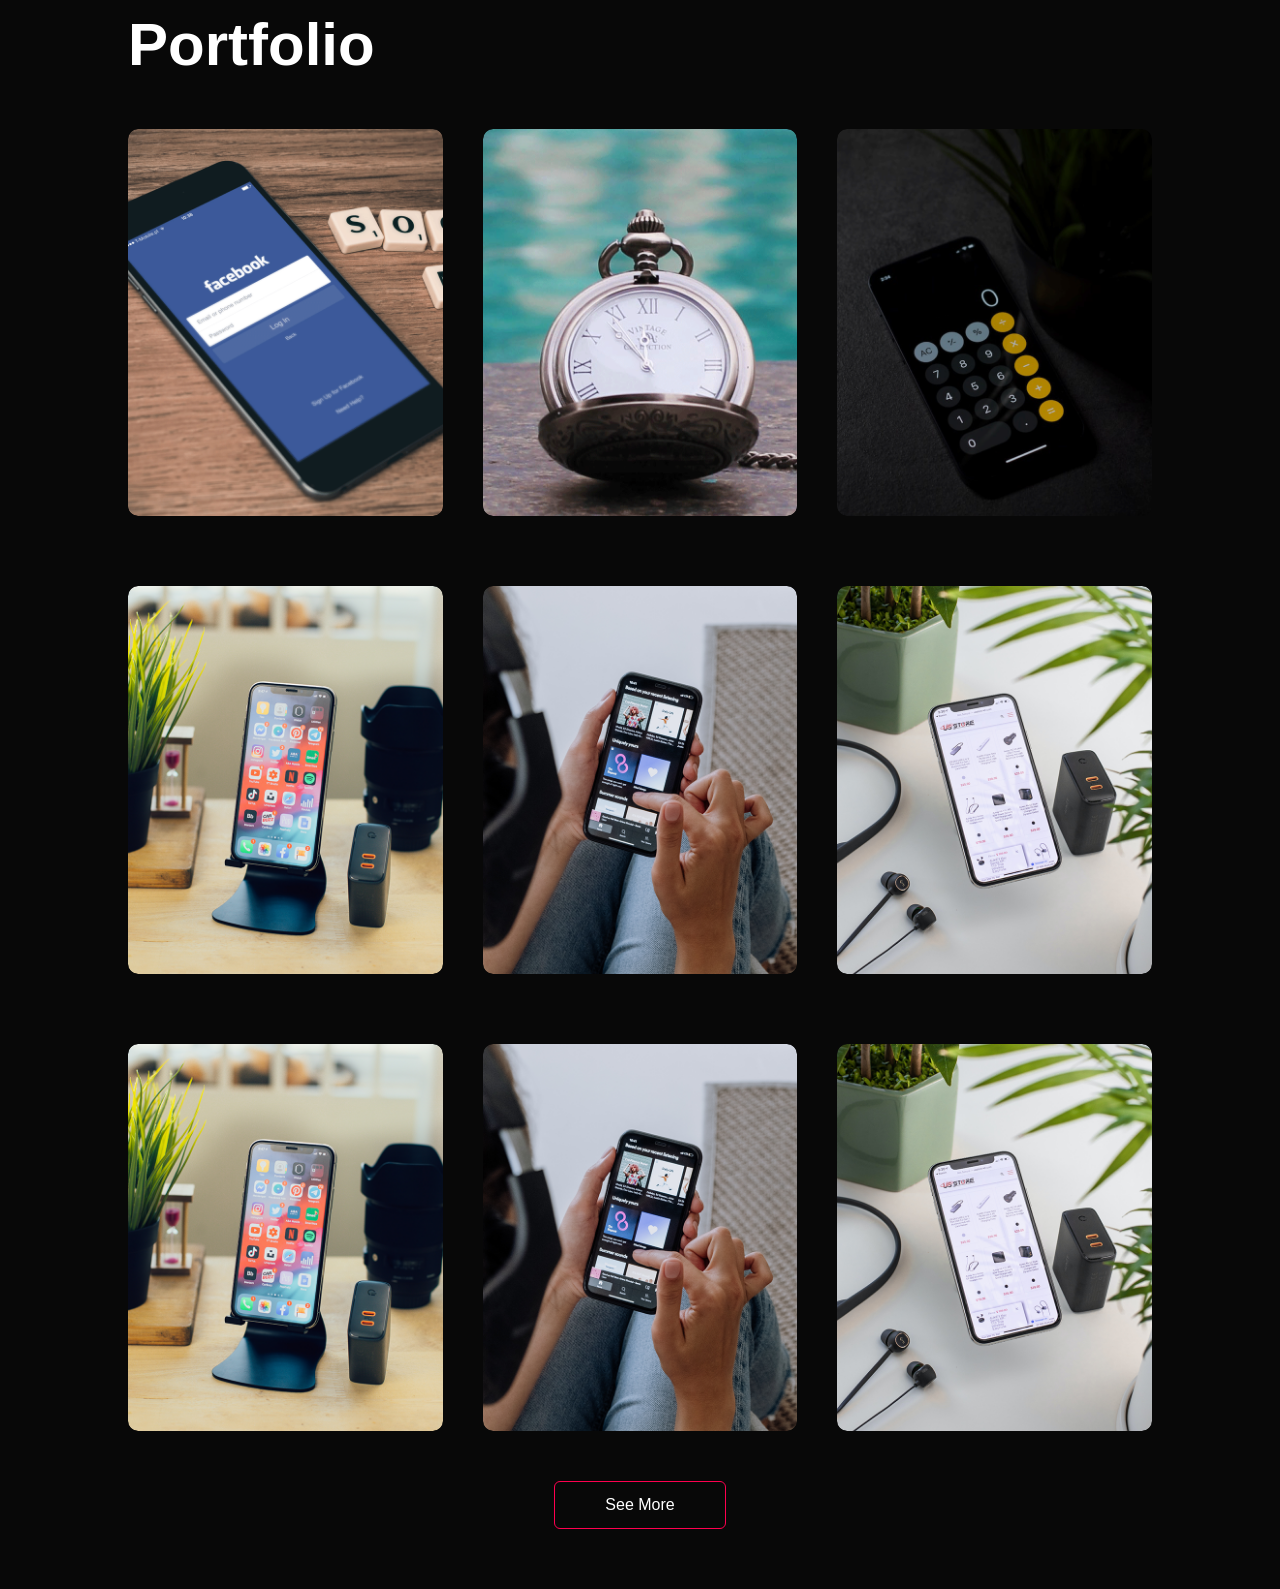
<file: port.html>
<!DOCTYPE html>
<html lang="en">
<head>
    <meta charset="UTF-8">
    <meta http-equiv="X-UA-Compatible" content="IE=edge">
    <meta name="viewport" content="width=device-width, initial-scale=1.0">
    <title>Portfolio</title>
    <link rel="icon" href="images/portpng.png">
    <link rel="stylesheet" href="style.css">
    <link rel="stylesheet" href="https://cdnjs.cloudflare.com/ajax/libs/font-awesome/6.4.2/css/all.min.css" integrity="sha512-z3gLpd7yknf1YoNbCzqRKc4qyor8gaKU1qmn+CShxbuBusANI9QpRohGBreCFkKxLhei6S9CQXFEbbKuqLg0DA==" crossorigin="anonymous" referrerpolicy="no-referrer" />
</head>
<body>    

    <div id="portfolio ">
        <div class="container">
            <h1 class="sub-title">Portfolio</h1>
            <div class="work-list">
                <div class="work">
                    <img src="./images/fb.png" alt="">
                    <div class="layer">
                        <h3>Facebook Signup Page Clone</h3>
                        <p>Lorem ipsum dolor sit amet consectetur adipisicing elit. Dolorem quos reprehenderit nisi enim quod aut doloribus eius odit officia.</p>
                        <a href="https://fbmultipleuserssignup.netlify.app/" target="_blank"><i class="fa-solid fa-arrow-up-right-from-square"></i></a>
                    </div>
                </div>
                <div class="work">
                    <img src="./images/stopwatch.png" alt="">
                    <div class="layer">
                        <h3>Stopwatch</h3>
                        <p>Lorem ipsum dolor sit amet consectetur adipisicing elit. Dolorem quos reprehenderit nisi enim quod aut doloribus eius odit officia.</p>
                        <a href="https://mystopwatchbht.netlify.app/" target="_blank"><i class="fa-solid fa-arrow-up-right-from-square"></i></a>
                    </div>
                </div>
                <div class="work">
                    <img src="./images/calcu.png" alt="">
                    <div class="layer">
                        <h3>Calculator</h3>
                        <p>Lorem ipsum dolor sit amet consectetur adipisicing elit. Dolorem quos reprehenderit nisi enim quod aut doloribus eius odit officia.</p>
                        <a href="https://wwwcalculatorcom.netlify.app/" target="_blank"><i class="fa-solid fa-arrow-up-right-from-square"></i></a>
                    </div>
                </div>
            </div>
            <!-- <a href="./port.html" class="btn">See More</a> -->
        </div>
    </div>
    <div id="portfolio">
        <div class="container">
            <!-- <h1 class="sub-title">Portfolio</h1> -->
            <div class="work-list">
                <div class="work">
                    <img src="./images/work-1.png" alt="">
                    <div class="layer">
                        <h3>Socail Media App</h3>
                        <p>Lorem ipsum dolor sit amet consectetur adipisicing elit. Dolorem quos reprehenderit nisi enim quod aut doloribus eius odit officia.</p>
                        <a href="#"><i class="fa-solid fa-arrow-up-right-from-square"></i></a>
                    </div>
                </div>
                <div class="work">
                    <img src="./images/work-2.png" alt="">
                    <div class="layer">
                        <h3>WhatsApp Clone</h3>
                        <p>Lorem ipsum dolor sit amet consectetur adipisicing elit. Dolorem quos reprehenderit nisi enim quod aut doloribus eius odit officia.</p>
                        <a href="#"><i class="fa-solid fa-arrow-up-right-from-square"></i></a>
                    </div>
                </div>
                <div class="work">
                    <img src="./images/work-3.png" alt="">
                    <div class="layer">
                        <h3>To Do App</h3>
                        <p>Lorem ipsum dolor sit amet consectetur adipisicing elit. Dolorem quos reprehenderit nisi enim quod aut doloribus eius odit officia.</p>
                        <a href="#"><i class="fa-solid fa-arrow-up-right-from-square"></i></a>
                    </div>
                </div>
            </div>
            <!-- <a href="./port.html" class="btn">See More</a> -->
        </div>
    </div>
    <div id="portfolio">
        <div class="container">
            <!-- <h1 class="sub-title">Portfolio</h1> -->
            <div class="work-list">
                <div class="work">
                    <img src="./images/work-1.png" alt="">
                    <div class="layer">
                        <h3>Socail Media App</h3>
                        <p>Lorem ipsum dolor sit amet consectetur adipisicing elit. Dolorem quos reprehenderit nisi enim quod aut doloribus eius odit officia.</p>
                        <a href="#"><i class="fa-solid fa-arrow-up-right-from-square"></i></a>
                    </div>
                </div>
                <div class="work">
                    <img src="./images/work-2.png" alt="">
                    <div class="layer">
                        <h3>WhatsApp Clone</h3>
                        <p>Lorem ipsum dolor sit amet consectetur adipisicing elit. Dolorem quos reprehenderit nisi enim quod aut doloribus eius odit officia.</p>
                        <a href="#"><i class="fa-solid fa-arrow-up-right-from-square"></i></a>
                    </div>
                </div>
                <div class="work">
                    <img src="./images/work-3.png" alt="">
                    <div class="layer">
                        <h3>To Do App</h3>
                        <p>Lorem ipsum dolor sit amet consectetur adipisicing elit. Dolorem quos reprehenderit nisi enim quod aut doloribus eius odit officia.</p>
                        <a href="#"><i class="fa-solid fa-arrow-up-right-from-square"></i></a>
                    </div>
                </div>
            </div>
            <a href="./port.html" class="btn">See More</a>
        </div>
    </div>
</body>
</html>
</file>
<file: style.css>
*{
    margin: 0;
    padding: 0;
    font-family:  Arial, Helvetica, sans-serif;
    box-sizing: border-box;
}
html{
    scroll-behavior: smooth;
}

body{
    background: #080808;
    color: #fff;

}

#header{
    width: 100%;
    height: 100vh;
    background-size: cover;
    background-image: url(images/background1.png);
    background-position: center;
}
.container{
    padding: 10px 10%;
}
nav{
    display: flex;
    justify-content: space-between;
    align-items: center;
    flex-wrap: wrap;
}
.logo{
    width: 140px;
}
nav ul li{
    display: inline-block;
    list-style: none;
    margin: 10px 20px;
}
nav ul li a{
    color: #fff;
    text-decoration: none;
    font-size: 18px;
    position: relative;
}
nav ul li a::after{
    content: '';
    width: 0;
    height: 3px;
    background: #ff004f;
    position: absolute;
    left: 0;
    bottom: -6px;
    transition: 0.5s;

}
nav ul li a:hover::after{
    width: 100%;
}
.header-text{
    margin-top: 20%;
    font-size: 30px;
}
.header-text h1{
    font-size: 60px;
    margin-top: 20px;
}
.header-text h1 span{
    color: #ff004f;
    /* color: #6882e8; */
}

/* ---------------------about---------------------- */
#about{
    padding: 80px 0;
    color: #ababab;

}
.row{
    display: flex;
    justify-content: space-between;
    flex-wrap: wrap;
}
.about-col-1{
    flex-basis: 35%;
}
.about-col-1 img{
    width: 100%;
    border-radius: 15px;
}
.about-col-2{
    flex-basis: 60%;
}

.sub-title{
    font-size: 60px;
    font-weight: 600;
    color: #fff;
}

.tab-title{
    display: flex;
    margin: 20px 0 40px;
}
.tab-links{
    margin-right: 50px;
    font-size: 18px;
    font-weight: 500;
    cursor: pointer;
    position: relative;
}
.tab-links::after{
    content: '';
    width: 0;
    height: 3px;
    background: #ff004f;
    position: absolute;
    left: 0;
    bottom: -8px;
    transition: 0.5s;
}
.tab-links.active-link::after{
    width: 50%;
}

.tab-contents ul li{
    list-style: none;
    margin: 10px 0;
}
.tab-contents ul li span{
    color: #b54769;
    font-size: 14px;
}

.tab-contents{
    display: none;
}
.tab-contents.active-tab{
    display: block;
}

/* ----------------------------Services---------------------------------- */

#services{
    padding: 30px 0;
}
.services-list{
    display: grid;
    grid-template-columns: repeat(auto-fit, minmax(250px, 1fr));
    grid-gap: 40px;
    margin-top: 50px;
}

.services-list div{
    background: #262626;
    padding: 40px;
    font-size: 13px;
    font-weight: 300;
    border-radius: 10px;
    transition: background 0.5s, transfrom 0.5s;
}
.services-list div i{
    font-size: 50px;
    margin-bottom: 30px;

}

.services-list div h2{
    font-size: 30px;
    font-weight: 500px;
    margin-bottom: 15px;
}

.services-list div a{
    text-decoration: none;
    color: #fff;
    font-size: 12px;
    margin-top: 20px;
    display: inline-block;
}

.services-list div:hover{
    background: #ff004f;
    transform: translateY(-10px);
}

/* -------------------------------------Porfolio------------------------ */

#porfolio{
    padding: 50px 0;
}

.work-list{
    display: grid;
    grid-template-columns: repeat(auto-fit, minmax(250px, 1fr));
    grid-gap: 40px;
    margin-top: 50px;
}

.work{
    border-radius: 10px;
    position: relative;
    overflow: hidden;
}

.work img{
    width: 100%;
    border-radius: 10px;
    display: block;
    transition: transform 0.5s;
}

.layer{
    width: 100%;
    height: 0;
    background: linear-gradient(rgba(0, 0, 0, 0.6), #ff004f);
    border-radius: 10px;
    position: absolute;
    left: 0;
    bottom: 0;
    overflow: hidden;
    display: flex;
    justify-content: center;
    align-items: center;
    flex-direction: column;
    padding: 0 40px;
    text-align: center;
    font-size: 14px;
    transition: height 0.5s;
}

.layer h3{
    font-weight: 500;
    margin-bottom: 20px;
}

.layer a{
    margin-top: 20px;
    color: #ff004f;
    text-decoration: none;
    font-size: 18px;
    line-height: 60px;
    background: #fff;
    width: 60px;
    height: 60px;
    border-radius: 50%;
    text-align: center;
}

.work:hover img{
    transform: scale(1.1);
}
.work:hover .layer{
    height: 100%;
}

.btn{
    display: block;
    margin: 50px auto;
    width: fit-content;
    border: 1px solid #ff004f;
    padding: 14px 50px;
    border-radius: 6px;
    text-decoration: none;
    color: #fff;
    transition: background 0.5s;
}

.btn:hover{
    background: #ff004f;
}

/* ----------------------------contact-------------------- */

#contact{
    background: rgb(71, 71, 71);
}

.contact-left{
    flex-basis: 35%;
}

.contact-right{
    flex-basis: 60%;
}

.contact-left p{
    margin-top: 30px;
}

.contact-left p i{
    color: #ff004f;
    margin-right: 15px;
    font-size: 25px;
}

.social-icons{
    margin-top: 30px;
}
.social-icons a{
    text-decoration: none;
    font-size: 30px;
    margin-right: 15px;
    color: #ababab;
    display: inline-block;
    transition: transform 0.5s;
}

.social-icons a:hover{
    color: #ff004f;
    transform: translateY(-5px);
}

.btn.btn2{
    display: inline-block;
    background: #ff004f;
}

.contact-right form{
    width: 100%;
}
form input, form textarea{
    width: 100%;
    border: 0;
    outline: none;
    background: #262626;
    padding: 15px;
    margin: 15px 0;
    color: #fff;
    font-size: 18px;
    border-radius: 6px;
}

form .btn2{
    padding: 14px 60px;
    font-size: 18px;
    margin-top: 20px;
    cursor: pointer; 
}

.copyright{
    width: 100%;
    text-align: center;
    padding: 25px 0;
    background: #262626;
    font-weight: 300;
    margin-top: 20px;
}

.copyright i{
    color: #ff004f;
}


/* -----------------CSS for small screen---------------- */
nav .fa-solid{
    display: none;
}

@media only screen and (max-width: 600px) {
    #header{
        background-image: url(./images/background2.png);
    }    
    .header-text{
        margin-top: 100%;
        font-size: 16px;
    }
    .header-text h1{
        font-size: 30px;
    }
    nav .fa-solid{
        display: block;
        font-size: 25px;
    }
    nav ul{
        background: #ff004f;
        position: fixed;
        top: 0;
        right: -200px;
        width: 200px;
        height: 100vh;
        padding-top: 50px;
        z-index: 2;
        transition: right 0.5s;
    }
    nav ul li{
        display: block;
        margin: 25px;
    }
    nav ul .fa-solid{
        position: absolute;
        top: 25px;
        left: 25px;
        cursor: pointer;
    }
    .sub-title{
        font-size: 40px;
    }
    .about-col-1, .about-col-2{
        flex-basis: 100%;
    }
    .about-col-1{
        margin-bottom: 30px;
    }
    .about-col-2{
        font-size: 14px;
    }
    .tab-links{
        font-size: 16px;
        margin-right: 20px;
    }
    .contact-left, .contact-right{
        flex-basis: 100%;
    }
    .copyright{
        font-size: 14px;
    }
}

#msg{
    color: #61b752;
    margin-top: -40px;
    display: block;
}

.arr{
    display: flex;
    justify-content:right;
    font-size: 25px;
    position: relative;
    right: 20px;
    bottom: 15px;
    color: #ff004f;
    

}
</file>
